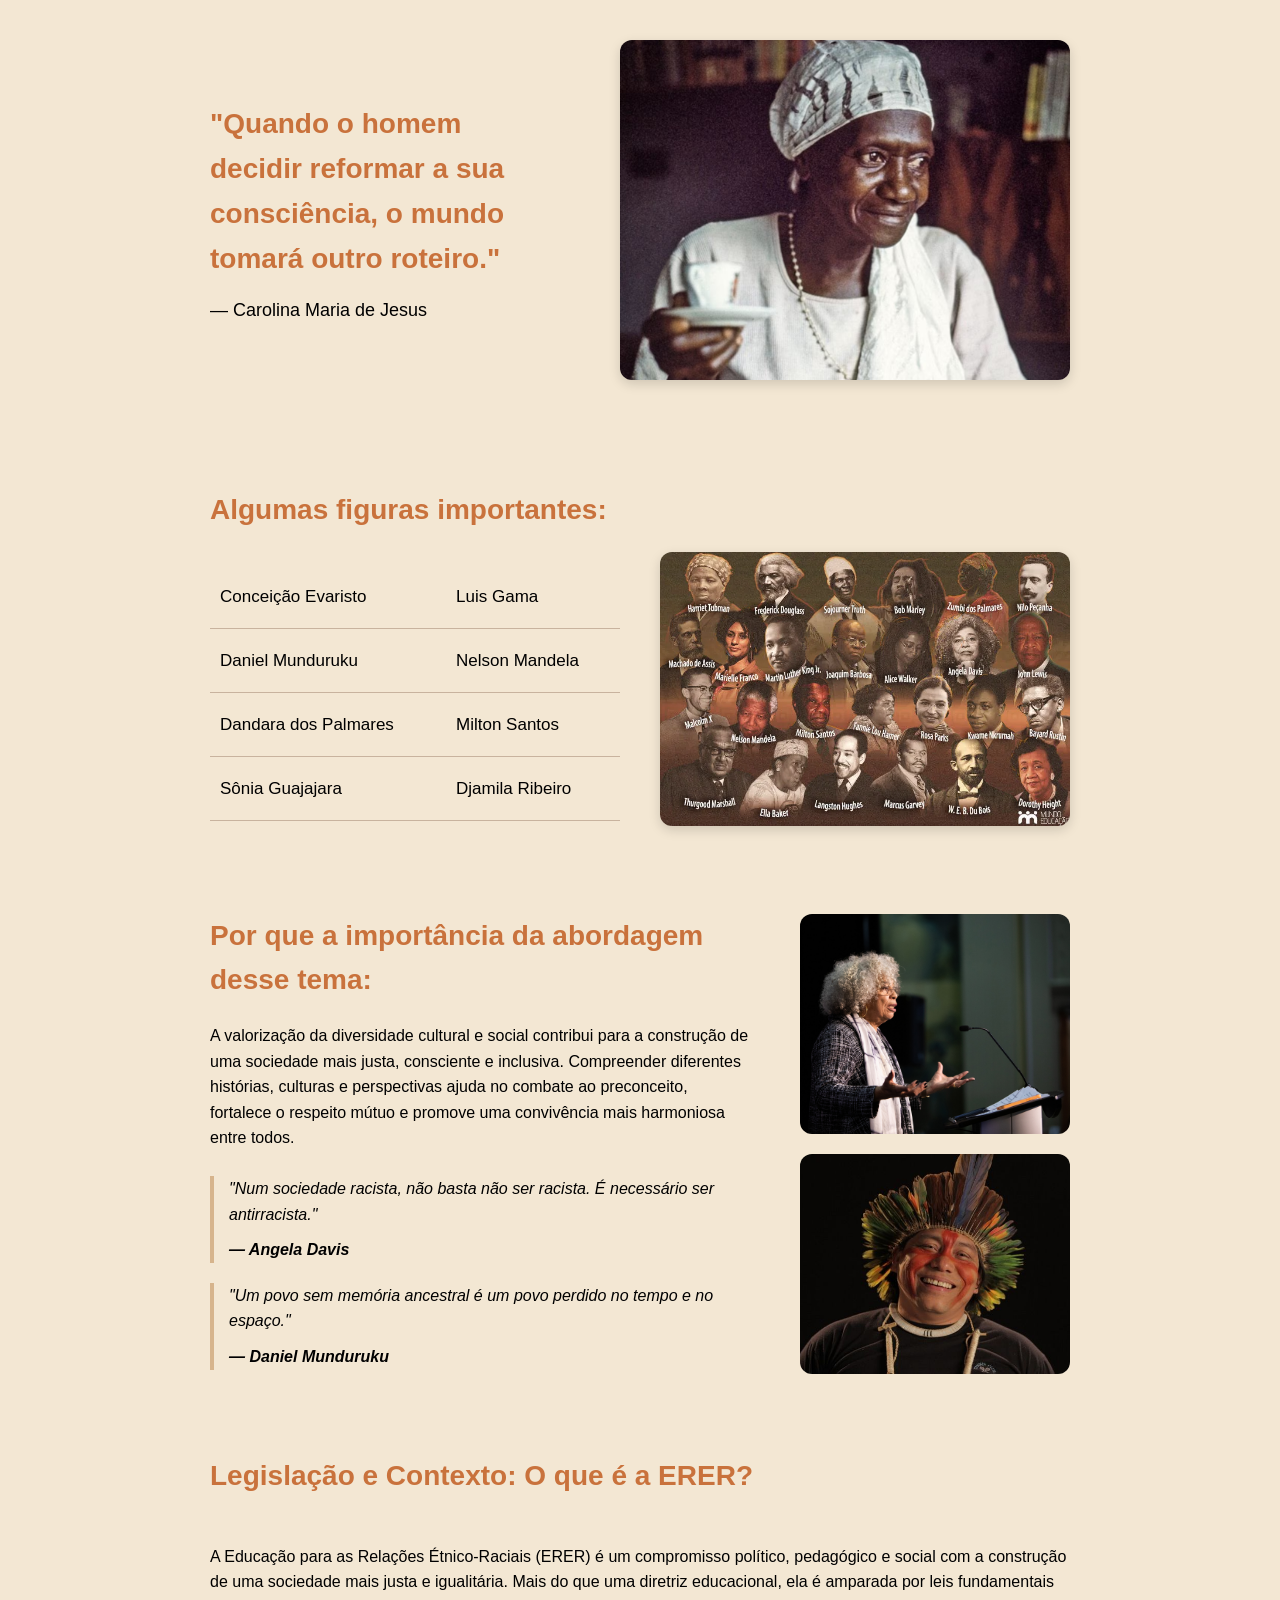
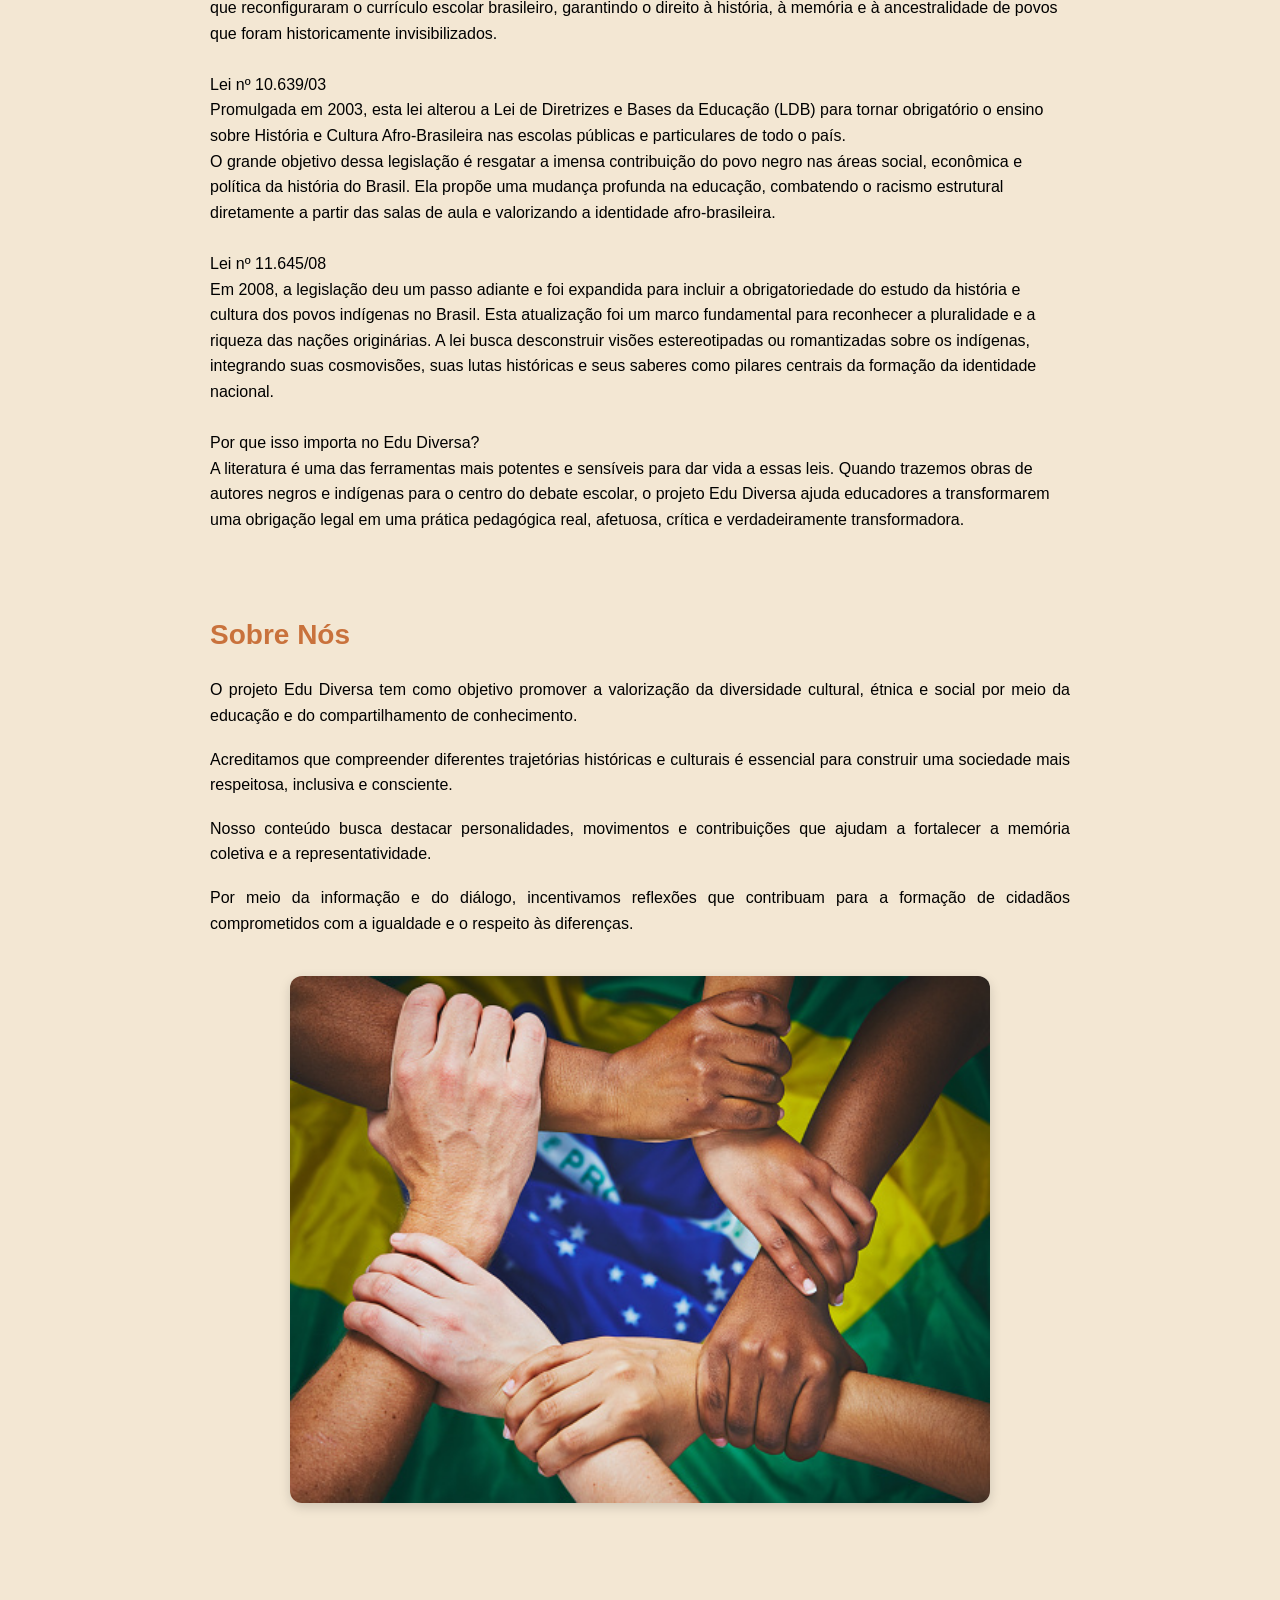
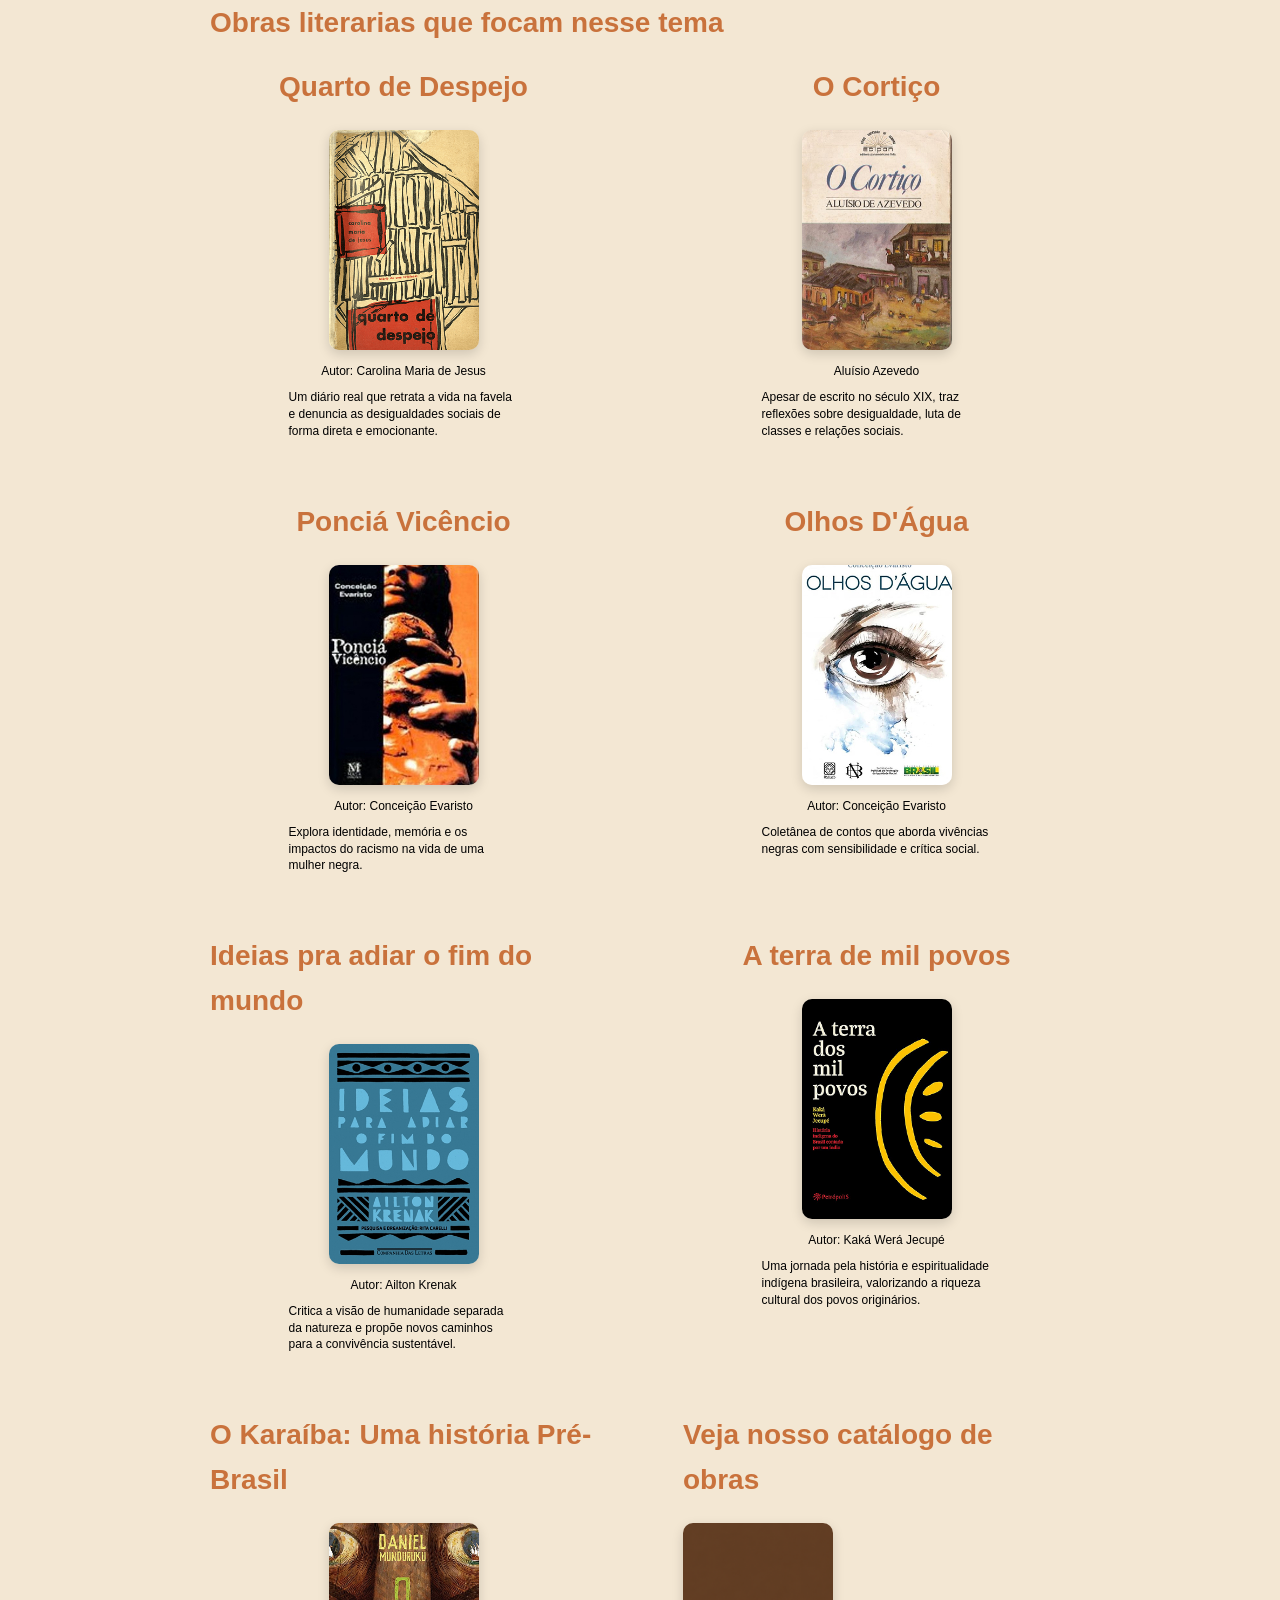
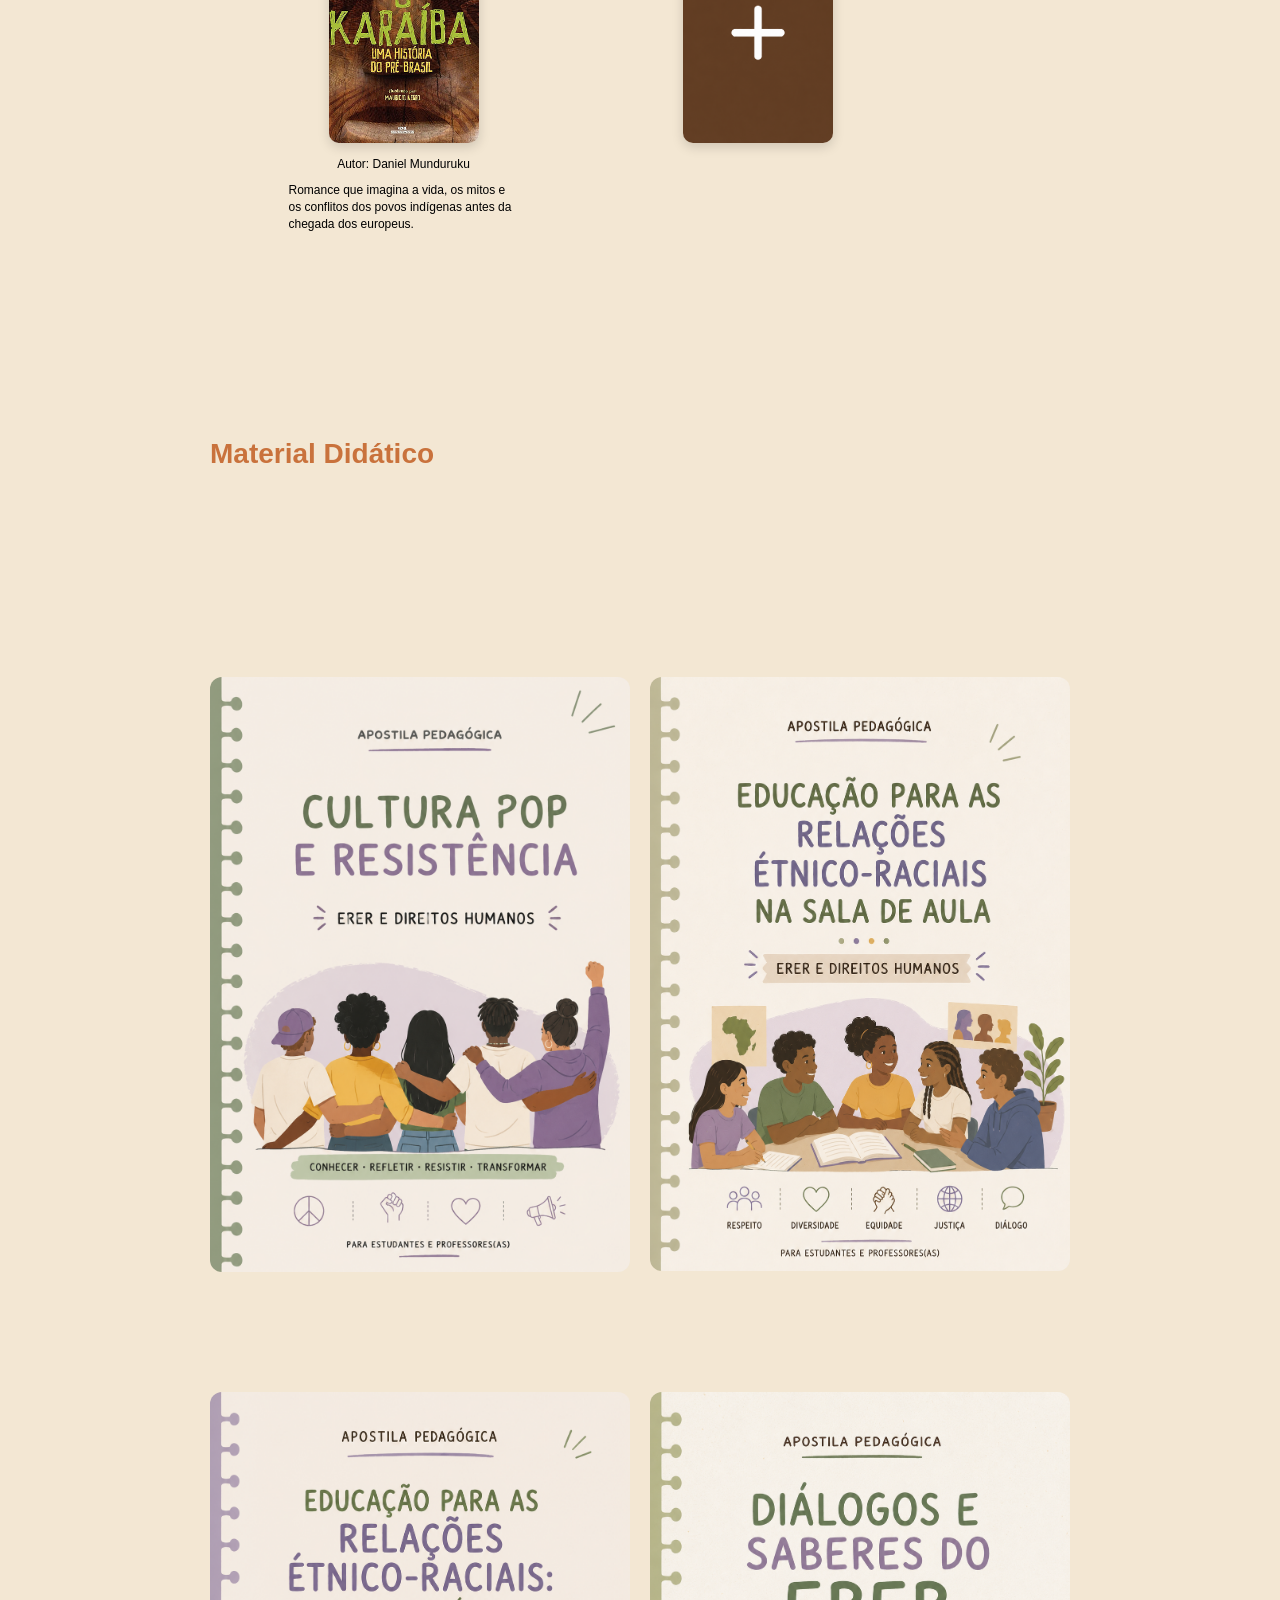
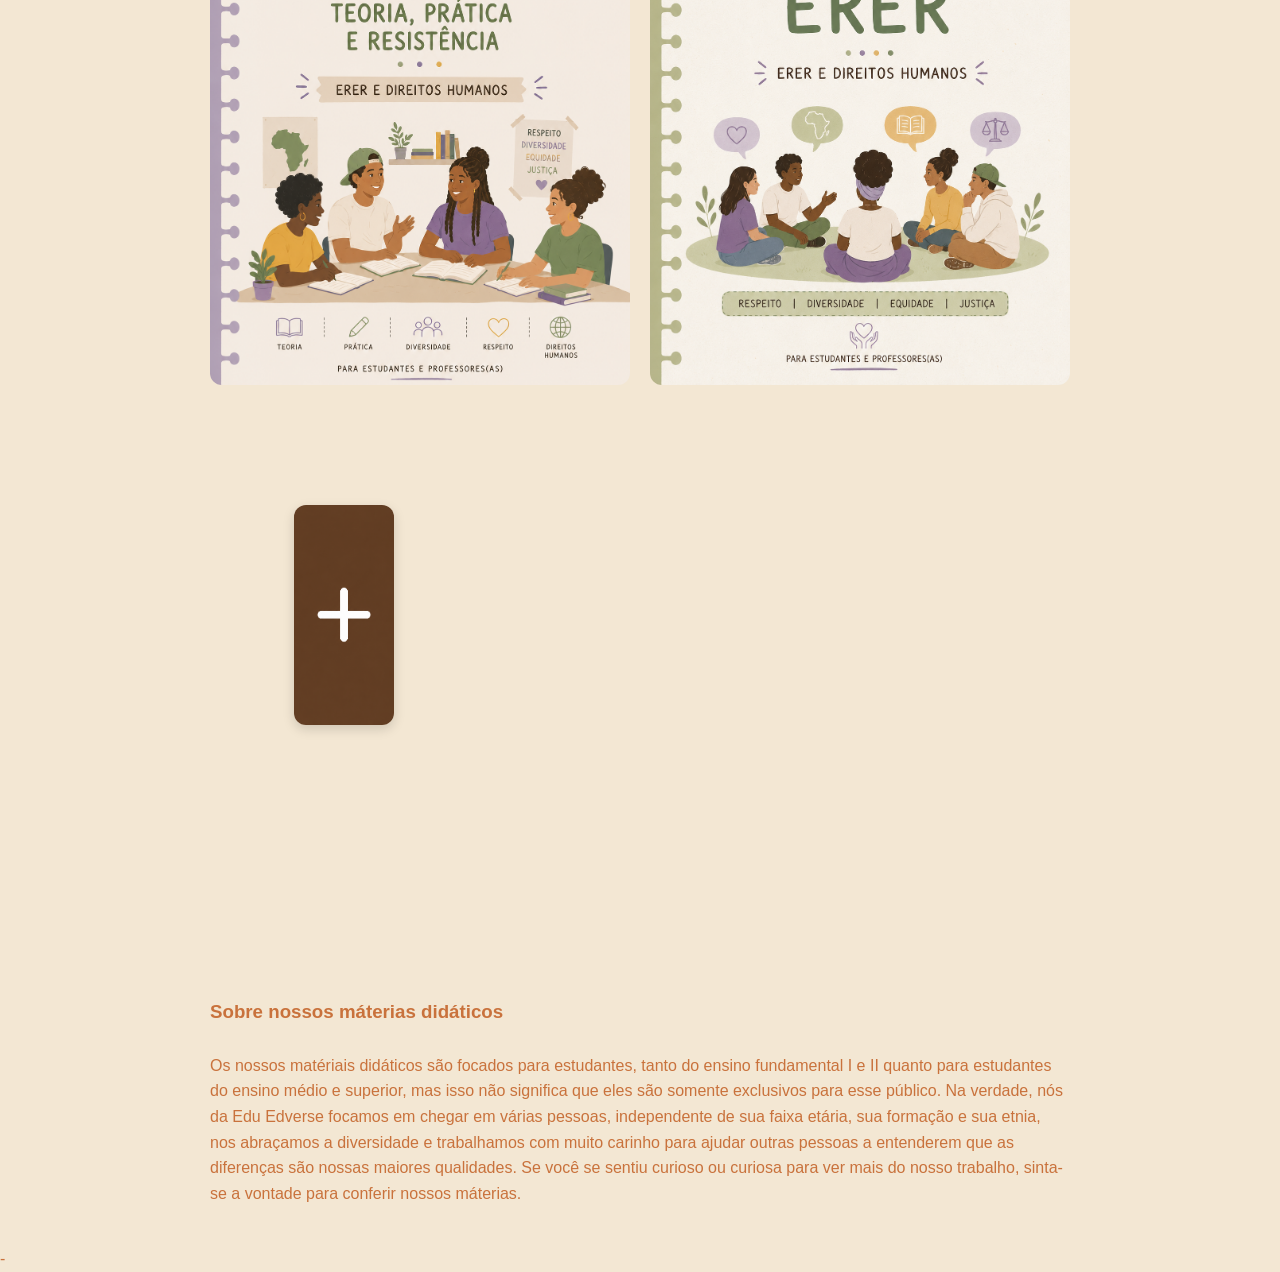
<file: bodyerer.html>
<!doctype html>
<html lang="pt-br">
  <head>
    <meta charset="UTF-8" />
    <meta name="viewport" content="width=device-width, initial-scale=1.0" />
    <title>ERER</title>
    <link rel="stylesheet" href="css copy/style.css" />
  </head>

  <body>
    <!-- Seção 1 -->
    <section class="container intro">
      <div class="frase">
        <p>
          "Quando o homem decidir reformar a sua consciência, o mundo tomará
          outro roteiro."
        </p>
        <span>— Carolina Maria de Jesus</span>
      </div>

      <div class="imagem-perfil">
        <img
          src="imgcopy/img/carolinamariaavif.avif"
          alt="Carolina Maria de Jesus"
        />
      </div>
    </section>

    <!-- Seção 2 -->
    <section class="container figuras-importantes">
      <h2>Algumas figuras importantes:</h2>

      <div class="conteudo-figuras">
        <div class="lista-nomes">
          <table>
            <tr>
              <td>Conceição Evaristo</td>
              <td>Luis Gama</td>
            </tr>

            <tr>
              <td>Daniel Munduruku</td>
              <td>Nelson Mandela</td>
            </tr>

            <tr>
              <td>Dandara dos Palmares</td>
              <td>Milton Santos</td>
            </tr>

            <tr>
              <td>Sônia Guajajara</td>
              <td>Djamila Ribeiro</td>
            </tr>
          </table>
        </div>

        <div class="mosaico">
          <img
            src="imgcopy/img/figuras-importantes.webp"
            alt="Figuras importantes da história"
          />
        </div>
      </div>
    </section>

    <!-- Seção 3 -->
    <section class="importancia">
      <div class="container conteudo-importancia">
        <div class="texto-importancia">
          <h2>Por que a importância da abordagem desse tema:</h2>

          <p class="letras">
            A valorização da diversidade cultural e social contribui para a
            construção de uma sociedade mais justa, consciente e inclusiva.
            Compreender diferentes histórias, culturas e perspectivas ajuda no
            combate ao preconceito, fortalece o respeito mútuo e promove uma
            convivência mais harmoniosa entre todos.
          </p>

          <section class="citacoes">
            "Num sociedade racista, não basta não ser racista. É necessário ser
            antirracista."
            <span>— Angela Davis</span>
          </section>

          <section class="citacoes">
            "Um povo sem memória ancestral é um povo perdido no tempo e no
            espaço."
            <span>— Daniel Munduruku</span>
          </section>
        </div>

        <div class="imagens-importancia">
          <img
            src="imgcopy/img/angeladavis.jpg"
            alt="Representatividade cultural"
          />
          <img src="imgcopy/img/danielmunduruku.jpg" alt="Diversidade social" />
        </div>
      </div>
    </section>

    <!--Contextualizando-->

    <section class="container">
      <section class="legislacao">
        <div class="legislacao-contexto">
          <h2>Legislação e Contexto: O que é a ERER?</h2>
        </div>
        <br />
        <p class="lg">
          A Educação para as Relações Étnico-Raciais (ERER) é um compromisso
          político, pedagógico e social com a construção de uma sociedade mais
          justa e igualitária. Mais do que uma diretriz educacional, ela é
          amparada por leis fundamentais que reconfiguraram o currículo escolar
          brasileiro, garantindo o direito à história, à memória e à
          ancestralidade de povos que foram historicamente invisibilizados.<br /><br />
          Lei nº 10.639/03<br />
          Promulgada em 2003, esta lei alterou a Lei de Diretrizes e Bases da
          Educação (LDB) para tornar obrigatório o ensino sobre História e
          Cultura Afro-Brasileira nas escolas públicas e particulares de todo o
          país.<br />
          O grande objetivo dessa legislação é resgatar a imensa contribuição do
          povo negro nas áreas social, econômica e política da história do
          Brasil. Ela propõe uma mudança profunda na educação, combatendo o
          racismo estrutural diretamente a partir das salas de aula e
          valorizando a identidade afro-brasileira.<br /><br />
          Lei nº 11.645/08<br />
          Em 2008, a legislação deu um passo adiante e foi expandida para
          incluir a obrigatoriedade do estudo da história e cultura dos povos
          indígenas no Brasil. Esta atualização foi um marco fundamental para
          reconhecer a pluralidade e a riqueza das nações originárias. A lei
          busca desconstruir visões estereotipadas ou romantizadas sobre os
          indígenas, integrando suas cosmovisões, suas lutas históricas e seus
          saberes como pilares centrais da formação da identidade nacional.<br /><br />
          Por que isso importa no Edu Diversa?<br />
          A literatura é uma das ferramentas mais potentes e sensíveis para dar
          vida a essas leis. Quando trazemos obras de autores negros e indígenas
          para o centro do debate escolar, o projeto Edu Diversa ajuda
          educadores a transformarem uma obrigação legal em uma prática
          pedagógica real, afetuosa, crítica e verdadeiramente transformadora.
        </p>
      </section>
    </section>

    <!-- Seção 4 -->
    <section class="container sobre-nos">
      <h2>Sobre Nós</h2>

      <p class="nos">
        O projeto Edu Diversa tem como objetivo promover a valorização da
        diversidade cultural, étnica e social por meio da educação e do
        compartilhamento de conhecimento.
      </p>

      <p class="nos">
        Acreditamos que compreender diferentes trajetórias históricas e
        culturais é essencial para construir uma sociedade mais respeitosa,
        inclusiva e consciente.
      </p>

      <p class="nos">
        Nosso conteúdo busca destacar personalidades, movimentos e contribuições
        que ajudam a fortalecer a memória coletiva e a representatividade.
      </p>

      <p class="nos">
        Por meio da informação e do diálogo, incentivamos reflexões que
        contribuam para a formação de cidadãos comprometidos com a igualdade e o
        respeito às diferenças.
      </p>

      <div class="imagem-final">
        <img
          src="imgcopy/img/união.jpg"
          alt="Mãos unidas segurando a bandeira do Brasil"
        />
      </div>
    </section>

    <section class="container">
      <h2>Obras literarias que focam nesse tema</h2>

      <section class="catalogo">
        <!-- Livro 1 -->
        <section class="livro">
          <h2>Quarto de Despejo</h2>

          <img
            src="imgcopy/img/image3.jpg"
            alt="Capa do livro Quarto de Despejo"
          />

          <p class="autor">Autor: Carolina Maria de Jesus</p>

          <p class="descricao">
            Um diário real que retrata a vida na favela e denuncia as
            desigualdades sociais de forma direta e emocionante.
          </p>
        </section>

        <!-- Livro 2 -->
        <section class="livro">
          <h2>O Cortiço</h2>

          <img src="imgcopy/img/image4.jpg" alt="Capa do livro O Cortiço" />

          <p class="autor">Aluísio Azevedo</p>

          <p class="descricao">
            Apesar de escrito no século XIX, traz reflexões sobre desigualdade,
            luta de classes e relações sociais.
          </p>
        </section>

        <!-- Livro 3 -->
        <section class="livro">
          <h2>Ponciá Vicêncio</h2>

          <img
            src="imgcopy/img/image7.jpg"
            alt="Capa do livro Ponciá Vicêncio"
          />

          <p class="autor">Autor: Conceição Evaristo</p>

          <p class="descricao">
            Explora identidade, memória e os impactos do racismo na vida de uma
            mulher negra.
          </p>
        </section>

        <!-- Livro 4 -->
        <section class="livro">
          <h2>Olhos D'Água</h2>

          <img src="imgcopy/img/image6.jpg" alt="Capa do livro Olhos D'Água" />

          <p class="autor">Autor: Conceição Evaristo</p>

          <p class="descricao">
            Coletânea de contos que aborda vivências negras com sensibilidade e
            crítica social.
          </p>
        </section>

        <!-- Livro 5 -->
        <section class="livro">
          <h2>Ideias pra adiar o fim do mundo</h2>

          <img
            src="imgcopy/img/image8.jpg"
            alt="Capa do livro Ideias pra adiar o fim do mundo"
          />

          <p class="autor">Autor: Ailton Krenak</p>

          <p class="descricao">
            Critica a visão de humanidade separada da natureza e propõe novos
            caminhos para a convivência sustentável.
          </p>
        </section>

        <!-- Livro 6 -->
        <section class="livro">
          <h2>A terra de mil povos</h2>

          <img
            src="imgcopy/img/image9.jpg"
            alt="Capa do livro A terra de mil povos"
          />

          <p class="autor">Autor: Kaká Werá Jecupé</p>

          <p class="descricao">
            Uma jornada pela história e espiritualidade indígena brasileira,
            valorizando a riqueza cultural dos povos originários.
          </p>
        </section>

        <!-- Livro 7 -->
        <section class="livro">
          <h2>O Karaíba: Uma história Pré-Brasil</h2>

          <img src="imgcopy/img/image10.jpg" alt="Capa do livro O Karaíba" />

          <p class="autor">Autor: Daniel Munduruku</p>

          <p class="descricao">
            Romance que imagina a vida, os mitos e os conflitos dos povos
            indígenas antes da chegada dos europeus.
          </p>
        </section>

        <!-- Card Mais Obras -->
         <section class="livro">
          <section class="catalogo">
            <h2>Veja nosso catálogo de obras</h2>
        <a href="#">
          <img src="imgcopy/img/maisobras.png"  alt="Mais Obras" />
        </a>
      </section>
      </section>
      </section>
    </section>

    <section class="container">
      <div class="materiais">
        <div class="materiaisd"><h2>Material Didático</h2></div>

        <div class="materiais">
          <a
            href="https://docs.google.com/document/d/11mivft9hndOkuwOo2tjmHhTWKBJn5HG2E8DdsBqtQTA/edit?usp=sharing"
            target="_blank">
            <img
              src="imgcopy/img/apostila_cultura.png"
              alt="Material Didático"/>
          </a>

          <a
            href="https://docs.google.com/document/d/18PncUnco6mL2P0r2jUttw6mUa8BH92NHGYHwVDso2ZQ/edit?usp=sharing" target="_blank">

            <img
              src="imgcopy/img/apostila_educacao.png"
              alt="Material Didático"/>
          </a>

          <a href="https://docs.google.com/document/d/1Z4_IA4yHY-m1nnD0kAPLPEnjnXZNlv1-6geCS9lX2Zg/edit?usp=sharing" target="_blank">
            <img
              src="imgcopy/img/apostila_guia_pedagogico.png"
              alt="Material Didático"
            />
          </a>

          <a href="https://docs.google.com/document/d/1gfaPCeRPJrAIYOeWjAPofEPNepDJiO5Mwc3JEZa0EsY/edit?usp=sharing" target="_blank">
            <img
              src="imgcopy/img/apostila_dialogos.png"
              alt="Material Didático"
            />
          </a>

          <section class="livro">
          <section class="catalogo1">
        <a href="#">
          <img src="imgcopy/img/maisobras.png"  alt="Mais Obras" />
        </a>
      </section>
      </section>
        </div>
      </div>
    </section>

    <section class="container">
      <h3>Sobre nossos máterias didáticos</h3><br>
      <p>Os nossos matériais didáticos são focados para estudantes, tanto do ensino fundamental I e II quanto para estudantes do ensino médio e superior, mas isso não significa que eles são somente exclusivos para esse público. Na verdade, nós da Edu Edverse focamos em chegar em várias pessoas, independente de sua faixa etária, sua formação e sua etnia, nos abraçamos a diversidade e trabalhamos com muito carinho para ajudar outras pessoas a entenderem que as diferenças são nossas maiores qualidades. Se você se sentiu curioso ou curiosa para ver mais do nosso trabalho, sinta-se a vontade para conferir nossos máterias. 
      </p>

    </section>
  </body>
</html>
-
</file>
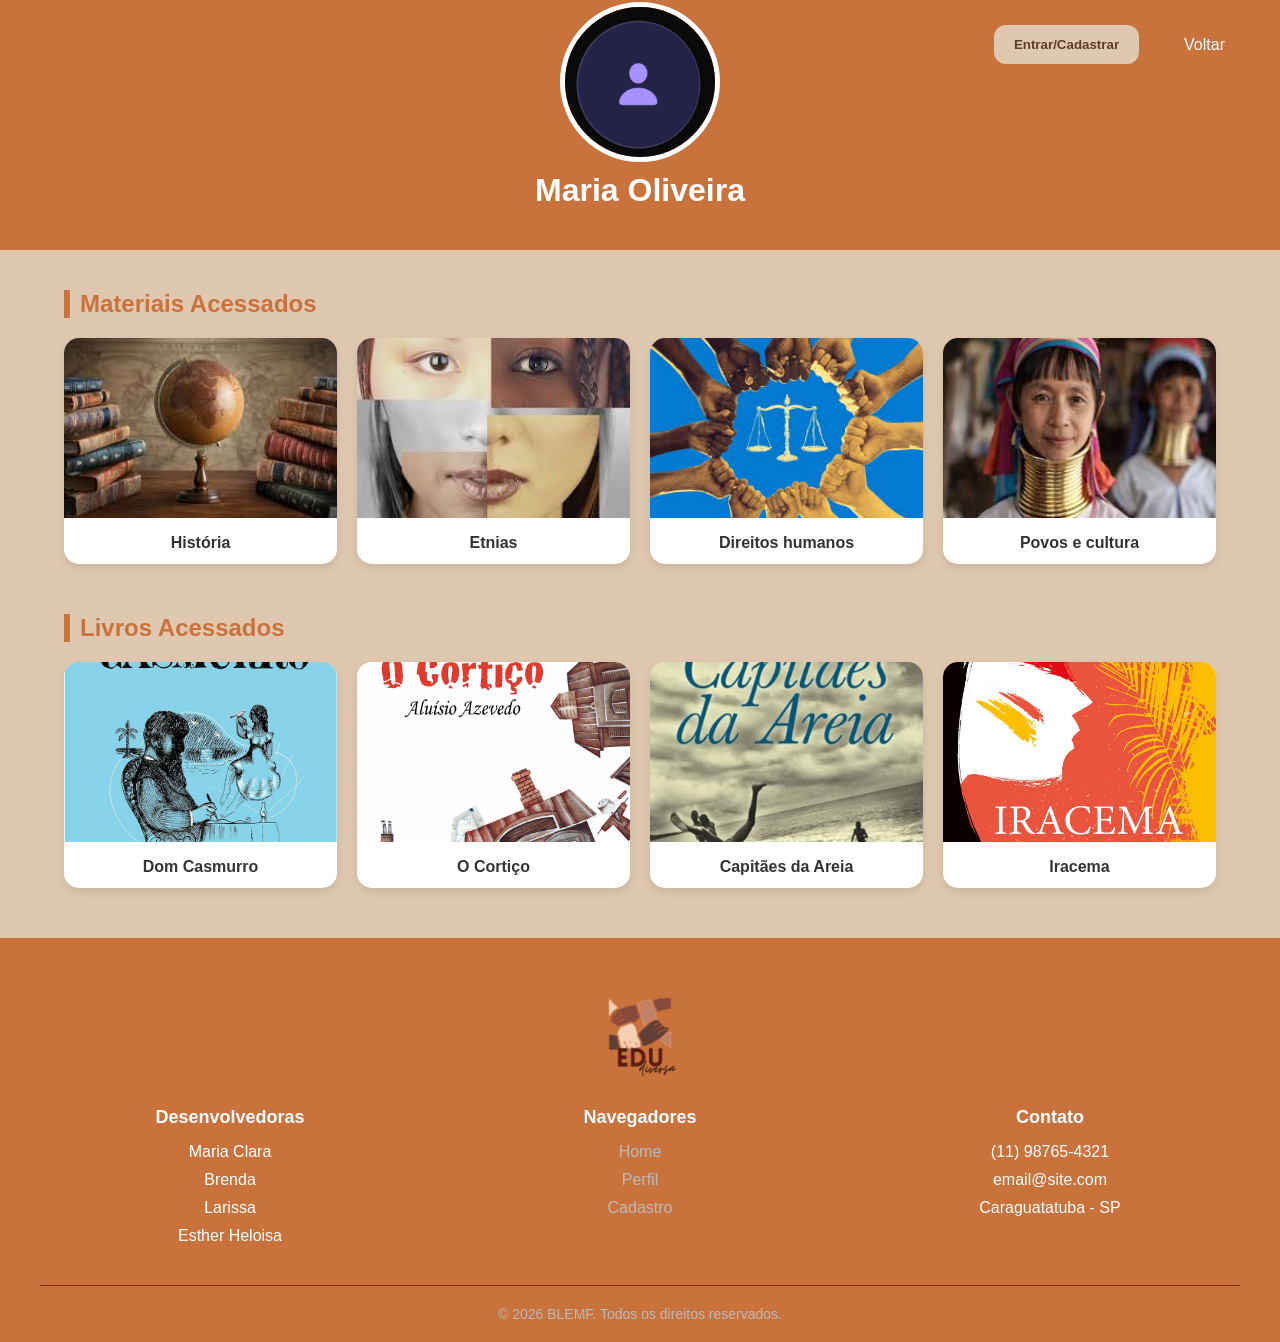
<file: perfil usuario/perfil usuario/perfil.html>
<!DOCTYPE html>
<html lang="pt-br">
<head>
    <meta charset="UTF-8">
    <meta name="viewport" content="width=device-width, initial-scale=1.0">
    <title>Perfil do usuário</title>
    <link rel="stylesheet" href="css/style.css">
</head>
<body>
     <!-- BANNER -->
  <header class="banner">

       <div class="topo-botoes">

         <a href="Cadastro/cadastrar.html">
    <button class="botao2">Entrar/Cadastrar</button>
      </a>

      <a href="../../index.html" class="btn-voltar">Voltar</a>

    </div>

    <div class="foto-nome">
    <img class="foto-perfil" src="img/02nxgoj1peaf1.jpeg" alt="Foto de Perfil">

    <h1 class="nome-usuario">Maria Oliveira</h1>
    </div>

    
  </header>

  <!-- CONTEÚDO -->
  <main class="conteudo">

    

    <!-- MATERIAIS -->
    <section class="secao">
      <h2>Materiais Acessados</h2>

      <div class="grid">

        <div class="card">
          <img src="img/download.jpg">
          <p>História</p>
        </div>

        <div class="card">
          <img src="img/download (1).jpg">
          <p>Etnias</p>
        </div>

        <div class="card">
          <img src="img/download (2).jpg">
          <p>Direitos humanos</p>
        </div>

        <div class="card">
          <img src="img/download (3).jpg">
          <p>Povos e cultura</p>
        </div>

      </div>
    </section>

    <!-- LIVROS -->
    <section class="secao">
      <h2>Livros Acessados</h2>

      <div class="grid">

        <div class="card">
          <img src="img/domcasmurro.jpg">
          <p>Dom Casmurro</p>
        </div>

        <div class="card">
          <img src="img/ocortiço.jpg">
          <p>O Cortiço</p>
        </div>

        <div class="card">
          <img src="img/capitareia.jpg">
          <p>Capitães da Areia</p>
        </div>

        <div class="card">
          <img src="img/iracema.jpg">
          <p>Iracema</p>
        </div>

      </div>
    </section>

  </main>

  <footer class="footer">
      <div class="footer-container">

        
                <div class="logo">
                    <ul>
                          <a href="../../../Projeto.Integrador.ERER/index.html">
                <img src="../../perfil usuario/perfil usuario/Cadastro/img/Design sem nome.png" alt="logo"/>
                 </a>
                    </ul>
            </div>

        <!-- Primeira linha -->
        <div class="footer-row">
          <div class="footer-col">
            <h3>Desenvolvedoras</h3>
            <ul>
              <li>Maria Clara</li>
              <li>Brenda</li>
              <li>Larissa</li>
              <li>Esther Heloisa</li>
            </ul>

               <div class="icon flex">
                <i class="fa-brands fa-facebook"></i>
                <i class="fa-brands fa-square-instagram"></i>
                <i class="fa-brands fa-youtube"></i>
                <i class="fa-brands fa-twitter"></i>
            </div>

    
          </div>

          <div class="footer-col">
            <h3>Navegadores</h3>
            <ul>
              <li><a href="../../index.html">Home</a></li>
              <li><a href="../perfil usuario/perfil.html">Perfil</a></li>
              <li><a href="Cadastro/cadastrar.html">Cadastro</a></li>
            </ul>
          </div>

          <div class="footer-col">
            <h3>Contato</h3>
            <ul>
              <li>(11) 98765-4321</li>
              <li>email@site.com</li>
              <li>Caraguatatuba - SP</li>
            </ul>
          </div>
        </div>

        <div class="footer-bottom">
          <p>&copy; 2026 BLEMF. Todos os direitos reservados.</p>
        </div>
      </div>
    </footer>
</body>
</html>
</file>
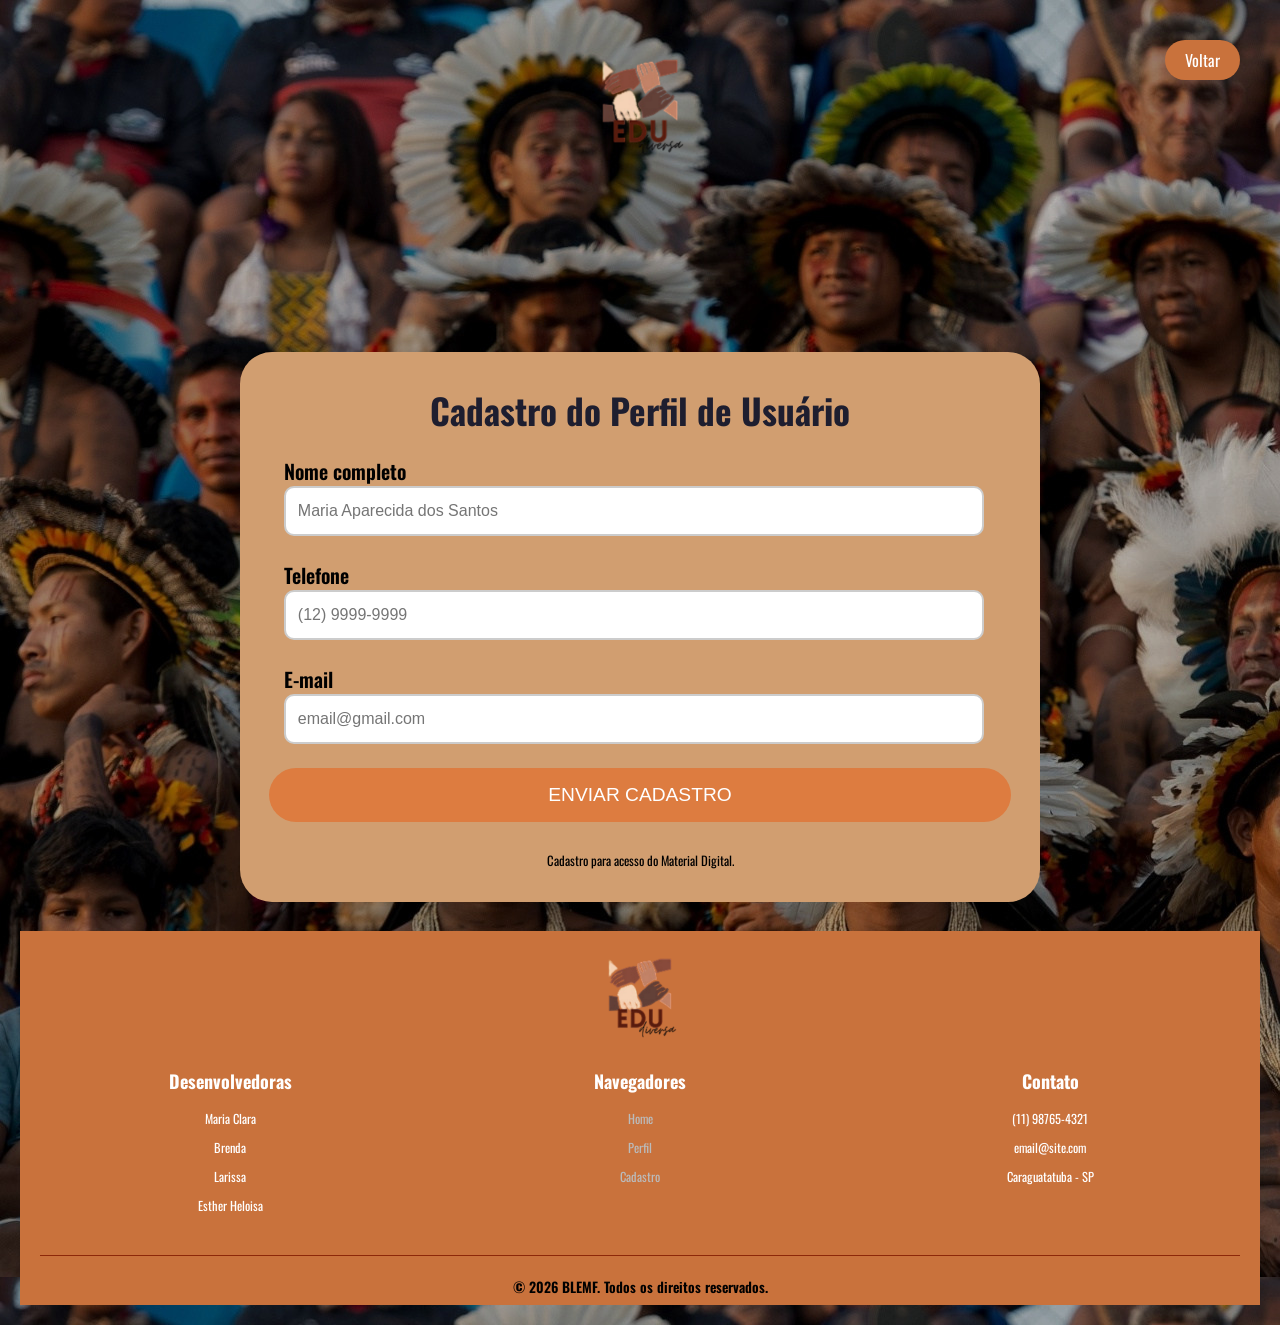
<file: perfil usuario/perfil usuario/Cadastro/cadastrar.html>
<!doctype html>
<html lang="pt-br">
  <head>
    <meta charset="UTF-8" />
    <meta name="viewport" content="width=device-width, initial-scale=1.0" />
    <title>Cadastro/Login</title>
    <link rel="stylesheet" href="css/style.css" />
  </head>
  <body>

     <header class="topo">
        <div class="container-topo-conteudo">

            <a href="../../../index.html" class="topo-logo">
                <img src="img/Design sem nome.png" alt="Logo"></a>
        </div>

        
    </header>

    <a href="../perfil.html" class="voltar2">Voltar</a></li>

    <div class="card">
      <h1>Cadastro do Perfil de Usuário</h1>

      <div class="grupo1">
        <p>Nome completo</p>
          <input class="input-nome" type="text" placeholder="Maria Aparecida dos Santos"/>
      </div>

      <div class="grupo2">
        <p>Telefone</p>
       <input class="input-tel" type="text" placeholder="(12) 9999-9999"/>
      </div>

      <div class="grupo3">
        <p>E-mail</p>
          <input class="input-email" type="text" placeholder="email@gmail.com"/>
      </div>

      <button class="botao">ENVIAR CADASTRO</button>

      <footer>Cadastro para acesso do Material Digital.</footer>
    </div>

    <footer class="footer">
      <div class="footer-container">

        
                <div class="logo">
                    <ul>
                          <a href="../../../index.html">
                <img src="img/Design sem nome.png" alt="logo"/>
                 </a>
                    </ul>
            </div>

        <!-- Primeira linha -->
        <div class="footer-row">
          <div class="footer-col">
            <h3>Desenvolvedoras</h3>
            <ul>
              <li>Maria Clara</li>
              <li>Brenda</li>
              <li>Larissa</li>
              <li>Esther Heloisa</li>
            </ul>

               <div class="icon flex">
                <i class="fa-brands fa-facebook"></i>
                <i class="fa-brands fa-square-instagram"></i>
                <i class="fa-brands fa-youtube"></i>
                <i class="fa-brands fa-twitter"></i>
            </div>

    
          </div>

          <div class="footer-col">
            <h3>Navegadores</h3>
            <ul>
              <li><a href="../../../index.html">Home</a></li>
              <li><a href="../perfil.html">Perfil</a></li>
              <li><a href="cadastrar.html">Cadastro</a></li>
            </ul>
          </div>

          <div class="footer-col">
            <h3>Contato</h3>
            <ul>
              <li>(11) 98765-4321</li>
              <li>email@site.com</li>
              <li>Caraguatatuba - SP</li>
            </ul>
          </div>
        </div>

        <div class="footer-bottom">
          <p>&copy; 2026 BLEMF. Todos os direitos reservados.</p>
        </div>
      </div>
    </footer>
  </body>
</html>
</file>
<file: css copy/style.css>
/* Reset */

* {
    margin: 0;
    padding: 0;
    box-sizing: border-box;
}

/* Estilo geral */

body {
    font-family: Arial, Helvetica, sans-serif;
    background-color: #f3e7d3;
    color: #C9723C;
    line-height: 1.6;
}

.p {
    color: #000;
}
.container {
    max-width: 900px;
    margin: 0 auto;
    padding: 40px 20px;
}

/* Títulos */

h2 {
    color: #C9723C;
    margin-bottom: 20px;
    font-size: 28px;
    font-weight: bold;
}

/* ====================
   SEÇÃO 1
==================== */

.intro {
    display: flex;
    justify-content: space-between;
    align-items: center;
    gap: 60px;
}

.frase {
    flex: 1;
}

.frase p {
    font-size: 28px;
    font-weight: bold;
    margin-bottom: 15px;
}

.frase span {
    font-size: 18px;
    color: #000;
}

.imagem-perfil img {
    width: 450px;
    height: 340px;
    object-fit: cover;
    border-radius: 12px;
    box-shadow: 0 4px 12px rgba(0, 0, 0, 0.15);
}

/* ====================
   SEÇÃO 2
==================== */

.figuras-importantes {
    margin-top: 20px;
}

.conteudo-figuras {
    display: flex;
    justify-content: space-between;
    align-items: center;
    gap: 40px;
}

.lista-nomes {
    flex: 1;
    color: #000;
}

.lista-nomes table {
    width: 100%;
    border-collapse: collapse;
}

.lista-nomes td {
    padding: 18px 10px;
    border-bottom: 1px solid #c8b39e;
    font-size: 17px;
}

.mosaico {
    flex: 1;
}

.mosaico img {
    width: 100%;
    border-radius: 12px;
    box-shadow: 0 4px 12px rgba(0, 0, 0, 0.15);
}

/* ====================
   SEÇÃO 3
==================== */

.importancia {
    color: #000000;
}

.conteudo-importancia {
    display: flex;
    justify-content: space-between;
    align-items: flex-start;
    gap: 50px;
}

.texto-importancia {
    flex: 2;
}

.texto-importancia h2 {
    color: #C9723C;
}

.texto-importancia p {
    margin-bottom: 25px;
}

.citacoes {
    margin-top: 20px;
    padding-left: 15px;
    border-left: 4px solid #d6b48c;
    font-style: italic;
}

.citacoes span {
    display: block;
    margin-top: 10px;
    font-weight: bold;
}

.imagens-importancia {
    flex: 1;
    display: flex;
    flex-direction: column;
    gap: 20px;
}

.imagens-importancia img {
    width: 100%;
    height: 220px;
    object-fit: cover;
    border-radius: 12px;
}

.legislacao {
    color: #000;
}

.legislacao h2 {
    color: #C9723C;
}

.lg {
    color: #000;
}
/* ====================
   SEÇÃO 4
==================== */

.sobre-nos, .nos {
    margin-bottom: 18px;
    text-align: justify;
    color: #000;
}

.imagem-final {
    display: flex;
    justify-content: center;
    margin-top: 40px;
}

.imagem-final img {
    width: 100%;
    max-width: 700px;
    border-radius: 12px;
    box-shadow: 0 4px 12px rgba(0, 0, 0, 0.15);
}

h1{
    color: #c27034;
    font-size: 42px;
    margin-bottom: 50px;
    font-family: Impact, Arial Black, sans-serif;
    font-weight: normal;
}

/* CATÁLOGO */

.catalogo{
    display: flex;
    flex-wrap: wrap;
    justify-content: space-between;
    color: #000;
    border-radius: 10px;
}

/* LIVROS */

.livro{
    width: 45%;
    margin-bottom: 60px;
    display: flex;
    flex-direction: column;
    align-items: center;
}

.livro h2 h3{
    font-size: 28px;
    font-family: Impact, Arial Black, sans-serif;
    margin-bottom: 20px;
    line-height: 1.1;
}

.livro img{
    width: 150px;
    height: 220px;
    object-fit: cover;
    border-radius: 10px;
    margin-bottom: 12px;
    box-shadow: 0 4px 12px rgba(0, 0, 0, 0.15);
    transition: 0.3s;
}

.livro img:hover {
    transform: scale(1.03);
}

.autor {
    font-size: 12px;
    margin-bottom: 8px;
}

.descricao{
    font-size: 12px;
    line-height: 1.4;
    max-width: 230px;
}


/*MATERIAIS DIÁTICOS*/

.materiais {
    display: flex;
    flex-wrap: wrap;
    justify-content: space-between;
    gap: 20px;
    margin-top: 60px;
    margin-bottom: 60px;
    width: 100%;
}

.materiais a {
    width: calc(50% - 10px);
    display: block;
    padding-top: 100px;
}

.materiais img {
    width: 100%;
    display: block;
    border-radius: 12px;
    transition: transform 0.3s ease,
}

.materiais img:hover {
    transform: translateY(-8px);
    box-shadow: 0 8px 20px rgba(0, 0, 0, 0.15);
}
</file>
<file: perfil usuario/perfil usuario/css/style.css>
*{
      margin: 0;
      padding: 0;
      box-sizing: border-box;
      font-family: Arial, Helvetica, sans-serif;
    }

    body{
      background-color: #E0C8B0;
      color: #333;
    }

    /* BANNER */
    .banner{
      background-color: #C9723C;
      height: 250px;
      position: relative;
      display: flex;
      justify-content: center;
      align-items: center;
    }

    /* FOTO PERFIL */
    .foto-perfil{
      width: 160px;
      height: 160px;
      border-radius: 50%;
      border: 5px solid white;
      background-color: white;
    }

    .nome-usuario{
      text-align: center;
      font-size: 32px;
      margin-bottom: 40px;
      color: white;
    }
    .foto-nome{
        display: flex;
        flex-direction: column;
        align-items: center;
        gap: 10px;

    }

    /* BOTÕES SUPERIORES */
    .topo-botoes{
      position: absolute;
      top: 25px;
      right: 35px;
      display: flex;
      align-items: center;
      gap: 15px;
    }

    .btn-editar{
      background-color: #E0C8B0;
      color: #5a3e2b;
      border: none;
      padding: 12px 20px;
      border-radius: 12px;
      cursor: pointer;
      font-weight: bold;
      transition: 0.3s;
    }

    .btn-editar:hover{
      background-color: #eee;
    }

    .botao2 {
  background-color: #e0c8b0;
  color: #5a3e2b;
  border: none;
  padding: 12px 20px;
  border-radius: 12px;
  cursor: pointer;
  font-weight: bold;
  transition: 0.3s;
  margin-right: 10px;
}

.botao2:hover {
  background-color: #d4b89a;
}


.btn-voltar {
  background-color: #c9723c;
  color: white;
  padding: 8px 20px;
  font-size: 1rem;
  border-radius: 40px;
  text-decoration: none;
  display: inline-block;
  font-family: "Oswald", sans-serif;
  border: none;
  cursor: pointer;
}

.btn-voltar:hover {
  background-color: #a85e2f;
}

    /* CONTEÚDO */
    .conteudo{
      width: 90%;
      margin: 40px auto;
    }
    

    .secao{
      margin-bottom: 50px;
    }

    .secao h2{
      margin-bottom: 20px;
      color: #C9723C;
      border-left: 6px solid #C9723C;
      padding-left: 10px;
    }

    /* GRID DOS ITENS */
    .grid{
      display: grid;
      grid-template-columns: repeat(4, 1fr);
      gap: 20px;
    }

    .card{
      background-color: white;
      border-radius: 15px;
      overflow: hidden;
      box-shadow: 0 4px 10px rgba(0,0,0,0.1);
      transition: 0.3s;
    }

    .card:hover{
      transform: scale(1.03);
    }

    .card img{
      width: 100%;
      height: 180px;
      object-fit: cover;
    }

    .card p{
      padding: 12px;
      text-align: center;
      font-weight: bold;
    }


/* FOOTER */

/* Fundo do footer */
.footer {
    background-color: #C9723C;
    color: white;
    padding: 40px 20px 20px 20px;
    margin-top: auto;
}

/* Container que limita a largura */
.footer-container {
    max-width: 1200px;
    margin: 0 auto;
    text-align: center;
}

/* Linha que segura as colunas (USA FLEXBOX) */
.footer-row {
    display: flex;
    flex-wrap: wrap;
    justify-content: space-between;
    gap: 30px;
    margin-bottom: 30px;
}

/* Cada coluna do footer */
.footer-col {
    flex: 1;
    min-width: 200px;
}

/* Título de cada coluna */
.footer-col h3 {
    margin-bottom: 15px;
    font-size: 18px;
}

/* Parágrafos */
.footer-col p {
    color: #bbb;
    line-height: 1.6;
}

/* Listas */
.footer-col ul {
    list-style: none;
}

/* Itens da lista */
.footer-col ul li {
    margin-bottom: 10px;
}

/* Links */
.footer-col ul li a {
    color: #bbb;
    text-decoration: none;
}

/* Efeito quando passa o mouse no link */
.footer-col ul li a:hover {
    color: #e9b045;
}

/* Parte de baixo do footer (copyright) */
.footer-bottom {
    text-align: center;
    padding-top: 20px;
    border-top: 1px solid #8d2809;
    color: #bbb;
    font-size: 14px;
}

footer .logo img {
    width: 100px;
}

footer .icon {
    display: flex;
    gap: 20px;
}

footer .icon i {
    font-size: 18px;
}

footer .icon i:hover {
    color:darkorange;
}

/* RESPONSIVIDADE */

/* Quando a tela for menor que 768px (tablet e celular) */
@media (max-width: 768px) {
    
    /* Muda as colunas de lado a lado para empilhadas */
    .footer-row {
        flex-direction: column;
        text-align: center;
    }
    
    /* Espaço entre as colunas */
    .footer-col {
        margin-bottom: 20px;
    }
}


    /* RESPONSIVO */
    @media(max-width: 900px){
      .grid{
        grid-template-columns: repeat(2, 1fr);
      }
    }

    @media(max-width: 500px){
      .grid{
        grid-template-columns: 1fr;
      }

      .nome-usuario{
        font-size: 24px;
      }

      .banner{
        height: 220px;
      }

      .foto-perfil{
        width: 130px;
        height: 130px;
      }}
</file>
<file: perfil usuario/perfil usuario/Cadastro/css/style.css>
@import url('https://fonts.googleapis.com/css2?family=Oswald:wght@200..700&display=swap');

* {
    margin: 0;
    padding: 0;
    box-sizing: border-box;
}

body {
    background-color: #C9723C;
    font-family: "Oswald", sans-serif;
    display: flex;
    justify-content: center;
    align-items: center;
    padding: 20px;
    background-image: url('../img/indigenas.jpg');
    flex-direction: column;
}

.topo {
    padding: 16px 32px;
    
}

.topo-logo{
    display: flex;
    justify-content: center;
    text-align: center;
}

.topo-logo img{
    width: 120px;
}

.card {
    background-color: rgb(209, 158, 112);
    max-width: 700px;
    width: 100%;
    padding: 2rem 1.8rem;
    border-radius: 32px;
    align-items: center;
    margin-top: 150px;
}

.voltar2 {
    background-color: #C9723C;
    color: white;
    padding: 8px 20px;
    font-size: 1rem;
    border-radius: 40px;
    text-decoration: none;
    display: flex;
    font-family: "Oswald", sans-serif;
    margin: 20px;
    justify-content: flex-end;
    position: fixed;
    top: 20px;
    right: 20px;
}

.voltar2:hover {
    background-color: #a85e2f;
}

h1 {
    font-size: 1.9rem;
    font-weight: 700;
    color: #1e1e2f;
    text-align: center;
    margin-bottom: 0.5rem;
}

.grupo1, 
.grupo2,
.grupo3 {
    padding: 12px 15px; 
    font-size: 20px;
    box-sizing: border-box;
    width: 800px;
}

.input-nome,
.input-tel,
.input-email {
    padding: 12px;
    border: 2px solid #ccc;
    border-radius: 10px;
    font-size: 16px;
    width: 100%;
    max-width: 700px;
    height: 50px;
}


p {
    font-weight: 600;
    color: black;
}

button {
    background-color: #dd7c40;
    color: white;
    border: none;
    width: 100%;
    padding: 14px;
    font-size: 1.1rem;
    border-radius: 40px;
    margin-top: 12px;
}

footer {
    text-align: center;
    font-size: 0.7rem;
    color: #000;
    margin-top: 1.8rem;
}

.botao {
    cursor: pointer;
}


/*RESPONSIVIDADE*/
/* Para celulares (até 480px) */
@media (max-width: 480px) {
    body {
        padding: 10px;
    }

    .card {
        padding: 1.2rem;
        margin-top: 50px;
        border-radius: 24px;
    }

    h1 {
        font-size: 1.3rem;
        margin-bottom: 0.3rem;
    }

    .grupo1 {
        font-size: 14px;
        margin-bottom: 12px;
    }

    .exemplo1,
    .exemplo2,
    .exemplo3 {
        height: 40px;
        padding: 8px 12px;
        border-radius: 30px;
        font-size: 0.85rem;
    }

    button {
        padding: 10px;
        font-size: 0.9rem;
        margin-top: 10px;
    }

    footer {
        font-size: 0.55rem;
        margin-top: 1rem;
    }
}

/* Para telas muito grandes (acima de 1200px) */
@media (min-width: 1200px) {
    .card {
        max-width: 800px;
    }

    h1 {
        font-size: 2.2rem;
    }

    .exemplo1,
    .exemplo2,
    .exemplo3 {
        height: 55px;
        font-size: 1.1rem;
        padding: 12px 20px;
    }

    button {
        padding: 16px;
        font-size: 1.2rem;
    }

    footer {
        font-size: 0.8rem;
    }
}

/* Efeito no botão */
button:hover {
    background-color: #b85e2a;
    cursor: pointer;
}

/* FOOTER */

/* Fundo do footer */
.footer {
    background-color: #C9723C;
    color: white;
    padding: 8px 12px;
    width: 100%;
    font-size: 0.78rem;


}

/* Container que limita a largura */
.footer-container {
    max-width: 1200px;
    margin: 0 auto;
}

/* Linha que segura as colunas (USA FLEXBOX) */
.footer-row {
    display: flex;
    flex-wrap: wrap;
    justify-content: space-between;
    gap: 30px;
    margin-bottom: 30px;
}

/* Cada coluna do footer */
.footer-col {
    flex: 1;
    min-width: 200px;
}

/* Título de cada coluna */
.footer-col h3 {
    margin-bottom: 15px;
    font-size: 18px;
}

/* Parágrafos */
.footer-col p {
    color: #bbb;
    line-height: 1.6;
}

/* Listas */
.footer-col ul {
    list-style: none;
}

/* Itens da lista */
.footer-col ul li {
    margin-bottom: 10px;
}

/* Links */
.footer-col ul li a {
    color: #bbb;
    text-decoration: none;
}

/* Efeito quando passa o mouse no link */
.footer-col ul li a:hover {
    color: #e9b045;
}

/* Parte de baixo do footer (copyright) */
.footer-bottom {
    text-align: center;
    padding-top: 20px;
    border-top: 1px solid #8d2809;
    color: #bbb;
    font-size: 14px;
}

footer .logo img {
    width: 100px;
}

footer .icon {
    display: flex;
    gap: 20px;
}

footer .icon i {
    font-size: 18px;
}

footer .icon i:hover {
    color: darkorange;
}

/* RESPONSIVIDADE */

/* Quando a tela for menor que 768px (tablet e celular) */
@media (max-width: 768px) {

    /* Muda as colunas de lado a lado para empilhadas */
    .footer-row {
        flex-direction: column;
        text-align: center;
    }

    /* Espaço entre as colunas */
    .footer-col {
        margin-bottom: 20px;
    }
}
</file>
